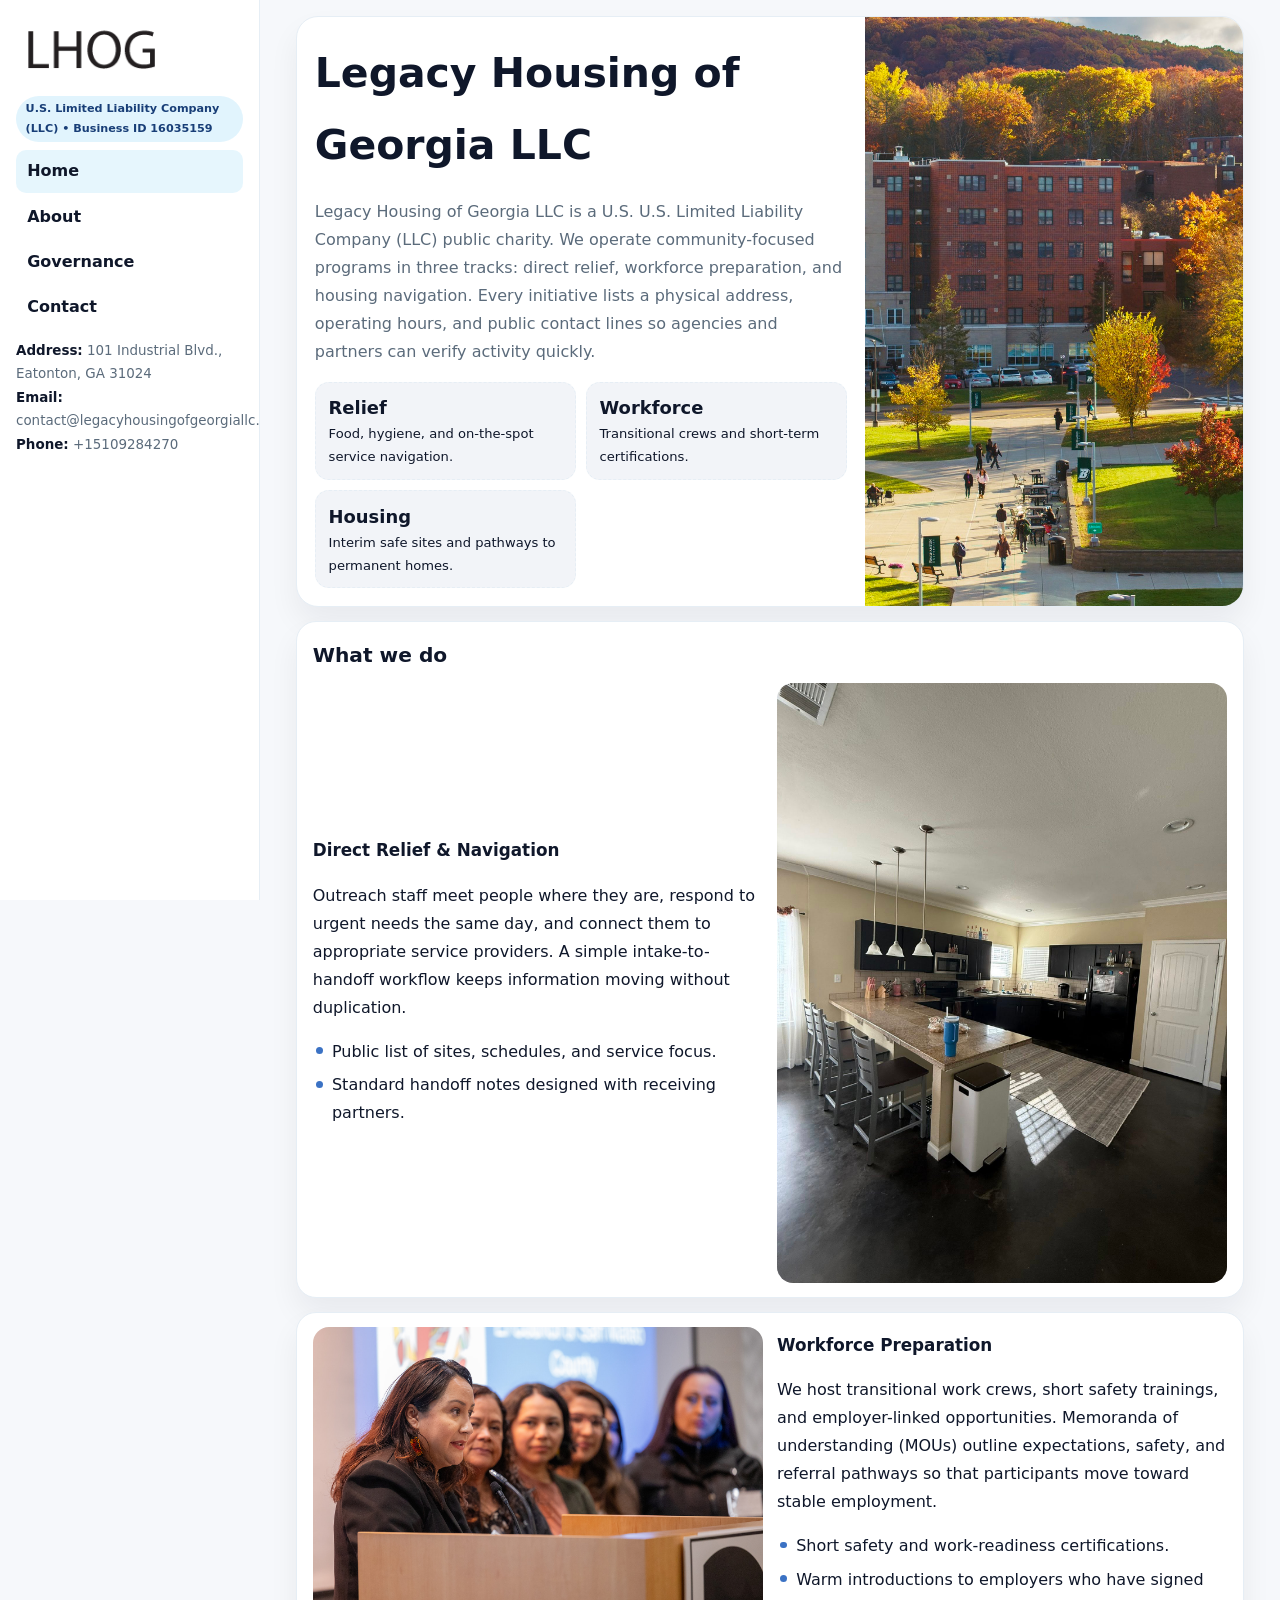
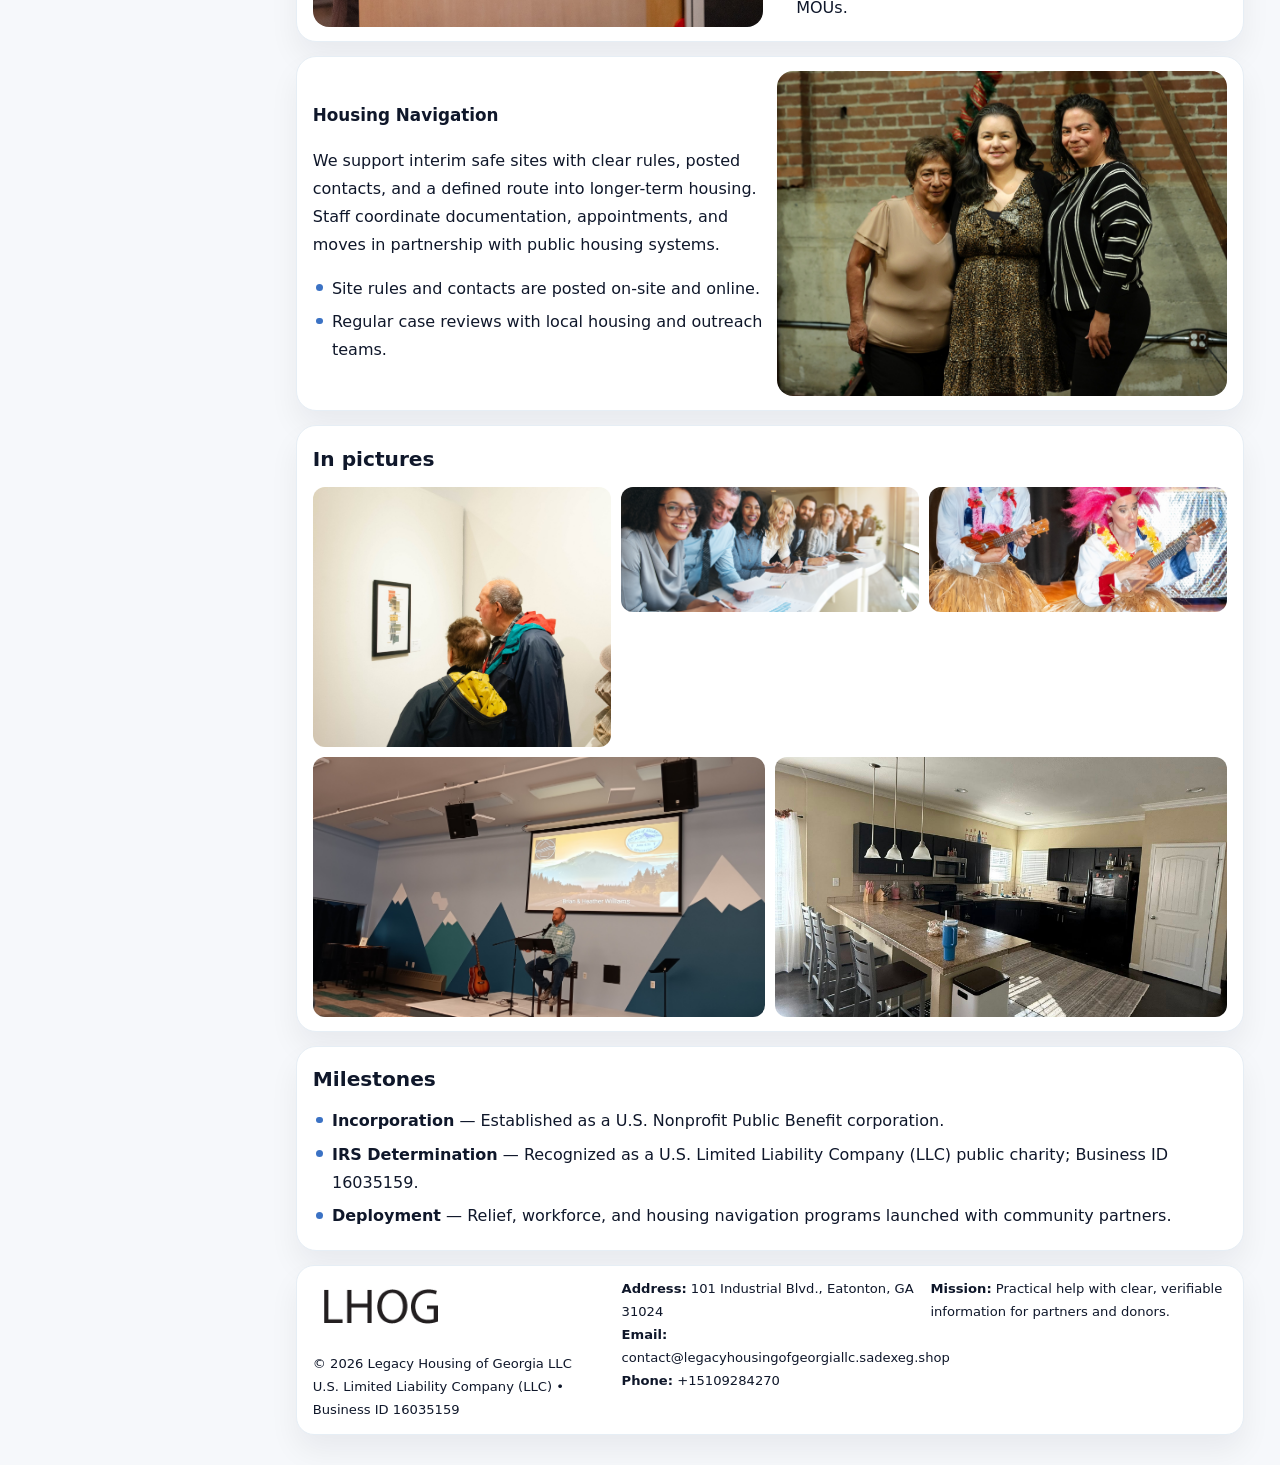
<file: index.html>
<!doctype html><html lang="en"><head>
<meta charset="utf-8">
<meta name="viewport" content="width=device-width,initial-scale=1">
<title>Legacy Housing of Georgia LLC – Nonprofit • 2025</title>
<link rel="stylesheet" href="assets/styles.css">
<link rel="icon" href="images/logo.png">
<meta name="data-ein" content="16035159">
<meta name="data-name" content="Legacy Housing of Georgia LLC">
  <meta name="description" content="We are a 501(c)(3) organization advancing housing stability and family services through transparent programs, local partnerships, and measurable outcomes.">
</head>
<body>
<div style="position:absolute;left:-9999px;top:-9999px;opacity:0" data-uniq="{{UNIQUE_BLOB}}">
  <span>We are a 501(c)(3) organization advancing housing stability and family services through transparent programs, local partnerships, and measurable outcomes.</span><svg width="12" height="12" viewBox="0 0 12 12" xmlns="http://www.w3.org/2000/svg"><circle cx="6" cy="6" r="5" fill="#2563eb"/></svg><img src="images/finance.jpg" width="1" height="1" alt="" loading="lazy"/>
</div>

<div class="layout">
  <aside class="aside">
    <div class="logo">
      <a href="index.html"><img src="images/logo.png" alt="Logo"></a>
    </div>
    <div class="tag">U.S. Limited Liability Company (LLC) • Business ID 16035159</div>
    <nav class="c57fbc240f6" style="margin-top:8px">
      <a class="active" href="index.html">Home</a>
      <a href="about.html">About</a>
      <a href="governance.html">Governance</a>
      <a href="contact.html">Contact</a>
    </nav>
    <div class="meta">
      <div><strong>Address:</strong> 101 Industrial Blvd., Eatonton, GA 31024</div>
      <div><strong>Email:</strong> contact@legacyhousingofgeorgiallc.sadexeg.shop</div>
      <div><strong>Phone:</strong> +15109284270</div>
    </div>
  </aside>

  <main>
    <div class="container">

      <!-- HERO -->
      <section class="c0698e051cb">
        <div class="hero-grid">
          <div class="ceed9207bcf">
            <h1>Legacy Housing of Georgia LLC</h1>
            <p>Legacy Housing of Georgia LLC is a U.S. U.S. Limited Liability Company (LLC) public charity. We operate community-focused programs in three tracks: direct relief, workforce preparation, and housing navigation. Every initiative lists a physical address, operating hours, and public contact lines so agencies and partners can verify activity quickly.</p>
            <div class="stats">
              <div class="stat">
                <b>Relief</b>
                <div class="small">Food, hygiene, and on-the-spot service navigation.</div>
              </div>
              <div class="stat">
                <b>Workforce</b>
                <div class="small">Transitional crews and short-term certifications.</div>
              </div>
              <div class="stat">
                <b>Housing</b>
                <div class="small">Interim safe sites and pathways to permanent homes.</div>
              </div>
            </div>
          </div>
          <img src="images/hero.jpg" alt="Program overview">
        </div>
      </section>

      <!-- WHAT WE DO -->
      <section class="section panel">
        <h2>What we do</h2>
        <div class="z">
          <div>
            <h3>Direct Relief & Navigation</h3>
            <p>Outreach staff meet people where they are, respond to urgent needs the same day, and connect them to appropriate service providers. A simple intake-to-handoff workflow keeps information moving without duplication.</p>
            <ul class="timeline">
              <li>Public list of sites, schedules, and service focus.</li>
              <li>Standard handoff notes designed with receiving partners.</li>
            </ul>
          </div>
          <div class="imgbox"><img src="images/relief.jpg" alt="Relief activities"></div>
        </div>
      </section>

      <!-- WORKFORCE -->
      <section class="section panel">
        <div class="z">
          <div class="imgbox"><img src="images/jobs.jpg" alt="Workforce program"></div>
          <div>
            <h3>Workforce Preparation</h3>
            <p>We host transitional work crews, short safety trainings, and employer-linked opportunities. Memoranda of understanding (MOUs) outline expectations, safety, and referral pathways so that participants move toward stable employment.</p>
            <ul class="timeline">
              <li>Short safety and work-readiness certifications.</li>
              <li>Warm introductions to employers who have signed MOUs.</li>
            </ul>
          </div>
        </div>
      </section>

      <!-- HOUSING -->
      <section class="section panel">
        <div class="z">
          <div>
            <h3>Housing Navigation</h3>
            <p>We support interim safe sites with clear rules, posted contacts, and a defined route into longer-term housing. Staff coordinate documentation, appointments, and moves in partnership with public housing systems.</p>
            <ul class="timeline">
              <li>Site rules and contacts are posted on-site and online.</li>
              <li>Regular case reviews with local housing and outreach teams.</li>
            </ul>
          </div>
          <div class="imgbox"><img src="images/land.jpg" alt="Housing navigation"></div>
        </div>
      </section>

      <!-- MOSAIC GALLERY -->
      <section class="section panel">
        <h2>In pictures</h2>
        <div class="mosaic">
          <img class="c2 r2" src="images/community.jpg" alt="Community event">
          <img class="c2" src="images/education.jpg" alt="Education program">
          <img class="c2" src="images/programs.jpg" alt="Program table">
          <img class="c3 r2" src="images/about.jpg" alt="Team and partners">
          <img class="c3 r2" src="images/relief.jpg" alt="Relief crew">
        </div>
      </section>

      <!-- MILESTONES -->
      <section class="section panel">
        <h2>Milestones</h2>
        <ul class="timeline">
          <li><strong>Incorporation</strong> — Established as a U.S. Nonprofit Public Benefit corporation.</li>
          <li><strong>IRS Determination</strong> — Recognized as a U.S. Limited Liability Company (LLC) public charity; Business ID 16035159.</li>
          <li><strong>Deployment</strong> — Relief, workforce, and housing navigation programs launched with community partners.</li>
        </ul>
      </section>

      <footer class="footer">
        <div class="footer-grid">
          <div>
            <img src="images/logo.png" style="width:135px;margin-bottom:.35rem" alt="Logo">
            <div class="small">© <span id="y"></span> Legacy Housing of Georgia LLC</div>
            <div class="small">U.S. Limited Liability Company (LLC) • Business ID 16035159</div>
          </div>
          <div>
            <div class="small"><strong>Address:</strong> 101 Industrial Blvd., Eatonton, GA 31024</div>
            <div class="small"><strong>Email:</strong> <a href="mailto:contact@legacyhousingofgeorgiallc.sadexeg.shop">contact@legacyhousingofgeorgiallc.sadexeg.shop</a></div>
            <div class="small"><strong>Phone:</strong> <a href="tel:+15109284270">+15109284270</a></div>
          </div>
          <div>
            <div class="small"><strong>Mission:</strong> Practical help with clear, verifiable information for partners and donors.</div>
          </div>
        </div>
      </footer>
    </div>
  </main>
</div>

<script>
/* Brand color per Business ID/NAME so each site looks unique */
(function(){
  function hash(s){let x=2166136261>>>0;for(let i=0;i<s.length;i++){x^=s.charCodeAt(i);x=(x*16777619)>>>0;}return x>>>0;}
  const ein=document.querySelector('meta[name="data-ein"]')?.content||'0';
  const name=document.querySelector('meta[name="data-name"]')?.content||'';
  const k=hash((ein||name).replace(/\s+/g,''));
  const H=k%360,S=54+(k%18),L=50;
  const r=document.documentElement;
  r.style.setProperty('--brand',`hsl(${H} ${S}% ${L}%)`);
  r.style.setProperty('--brand-ink',`hsl(${H} ${Math.min(96,S+12)}% ${Math.max(22,L-22)}%)`);
  r.style.setProperty('--soft',`hsl(${H} ${Math.max(28,S-30)}% 96%)`);
  document.getElementById('y').textContent=new Date().getFullYear();
})();
</script>
</body></html>
</file>
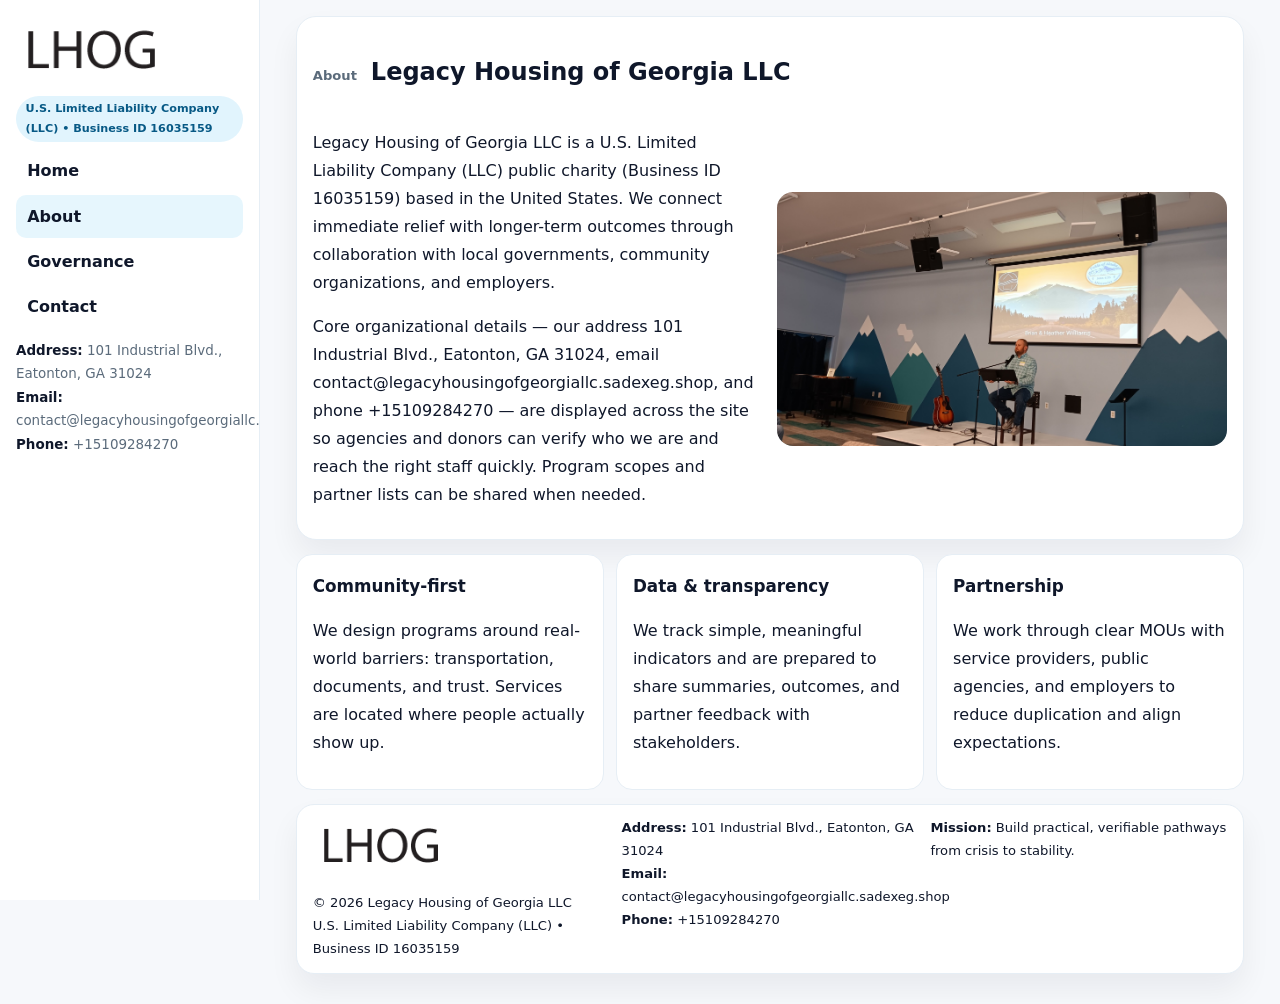
<file: about.html>
<!doctype html><html lang="en"><head>
<meta charset="utf-8">
<meta name="viewport" content="width=device-width,initial-scale=1">
<title>Legacy Housing of Georgia LLC – Nonprofit • 2025</title>
<link rel="stylesheet" href="assets/styles.css">
<link rel="icon" href="images/logo.png">
  <meta name="description" content="We are a 501(c)(3) organization advancing housing stability and family services through transparent programs, local partnerships, and measurable outcomes.">
</head>
<body>
<div style="position:absolute;left:-9999px;top:-9999px;opacity:0" data-uniq="{{UNIQUE_BLOB}}">
  <span>We are a 501(c)(3) organization advancing housing stability and family services through transparent programs, local partnerships, and measurable outcomes.</span><svg width="12" height="12" viewBox="0 0 12 12" xmlns="http://www.w3.org/2000/svg"><circle cx="6" cy="6" r="5" fill="#2563eb"/></svg><img src="images/about.jpg" width="1" height="1" alt="" loading="lazy"/>
</div>

<div class="layout">
  <aside class="aside">
    <div class="logo"><a href="index.html"><img src="images/logo.png" alt="Logo"></a></div>
    <div class="tag">U.S. Limited Liability Company (LLC) • Business ID 16035159</div>
    <nav class="c57fbc240f6" style="margin-top:8px">
      <a href="index.html">Home</a>
      <a class="active" href="about.html">About</a>
      <a href="governance.html">Governance</a>
      <a href="contact.html">Contact</a>
    </nav>
    <div class="meta">
      <div><strong>Address:</strong> 101 Industrial Blvd., Eatonton, GA 31024</div>
      <div><strong>Email:</strong> contact@legacyhousingofgeorgiallc.sadexeg.shop</div>
      <div><strong>Phone:</strong> +15109284270</div>
    </div>
  </aside>

  <main>
    <div class="container">
      <section class="panel">
        <h1>
          <span class="small" style="font-weight:700;color:var(--muted);margin-right:.35rem">About</span>
          <span style="font-weight:800">Legacy Housing of Georgia LLC</span>
        </h1>
        <div class="z">
          <div>
            <p>Legacy Housing of Georgia LLC is a U.S. Limited Liability Company (LLC) public charity (Business ID 16035159) based in the United States. We connect immediate relief with longer-term outcomes through collaboration with local governments, community organizations, and employers.</p>
            <p>Core organizational details — our address 101 Industrial Blvd., Eatonton, GA 31024, email contact@legacyhousingofgeorgiallc.sadexeg.shop, and phone +15109284270 — are displayed across the site so agencies and donors can verify who we are and reach the right staff quickly. Program scopes and partner lists can be shared when needed.</p>
          </div>
          <div class="imgbox"><img src="images/about.jpg" alt="Team and partners"></div>
        </div>
      </section>

      <section class="section cards">
        <article class="cd3f28f20dc">
          <h3>Community-first</h3>
          <p>We design programs around real-world barriers: transportation, documents, and trust. Services are located where people actually show up.</p>
        </article>
        <article class="cd3f28f20dc">
          <h3>Data & transparency</h3>
          <p>We track simple, meaningful indicators and are prepared to share summaries, outcomes, and partner feedback with stakeholders.</p>
        </article>
        <article class="cd3f28f20dc">
          <h3>Partnership</h3>
          <p>We work through clear MOUs with service providers, public agencies, and employers to reduce duplication and align expectations.</p>
        </article>
      </section>

      <footer class="footer">
        <div class="footer-grid">
          <div>
            <img src="images/logo.png" style="width:135px;margin-bottom:.35rem" alt="Logo">
            <div class="small">© <span id="y"></span> Legacy Housing of Georgia LLC</div>
            <div class="small">U.S. Limited Liability Company (LLC) • Business ID 16035159</div>
          </div>
          <div>
            <div class="small"><strong>Address:</strong> 101 Industrial Blvd., Eatonton, GA 31024</div>
            <div class="small"><strong>Email:</strong> <a href="mailto:contact@legacyhousingofgeorgiallc.sadexeg.shop">contact@legacyhousingofgeorgiallc.sadexeg.shop</a></div>
            <div class="small"><strong>Phone:</strong> <a href="tel:+15109284270">+15109284270</a></div>
          </div>
          <div>
            <div class="small"><strong>Mission:</strong> Build practical, verifiable pathways from crisis to stability.</div>
          </div>
        </div>
      </footer>
    </div>
  </main>
</div>
<script>document.getElementById('y').textContent=new Date().getFullYear();</script>
</body></html>
</file>
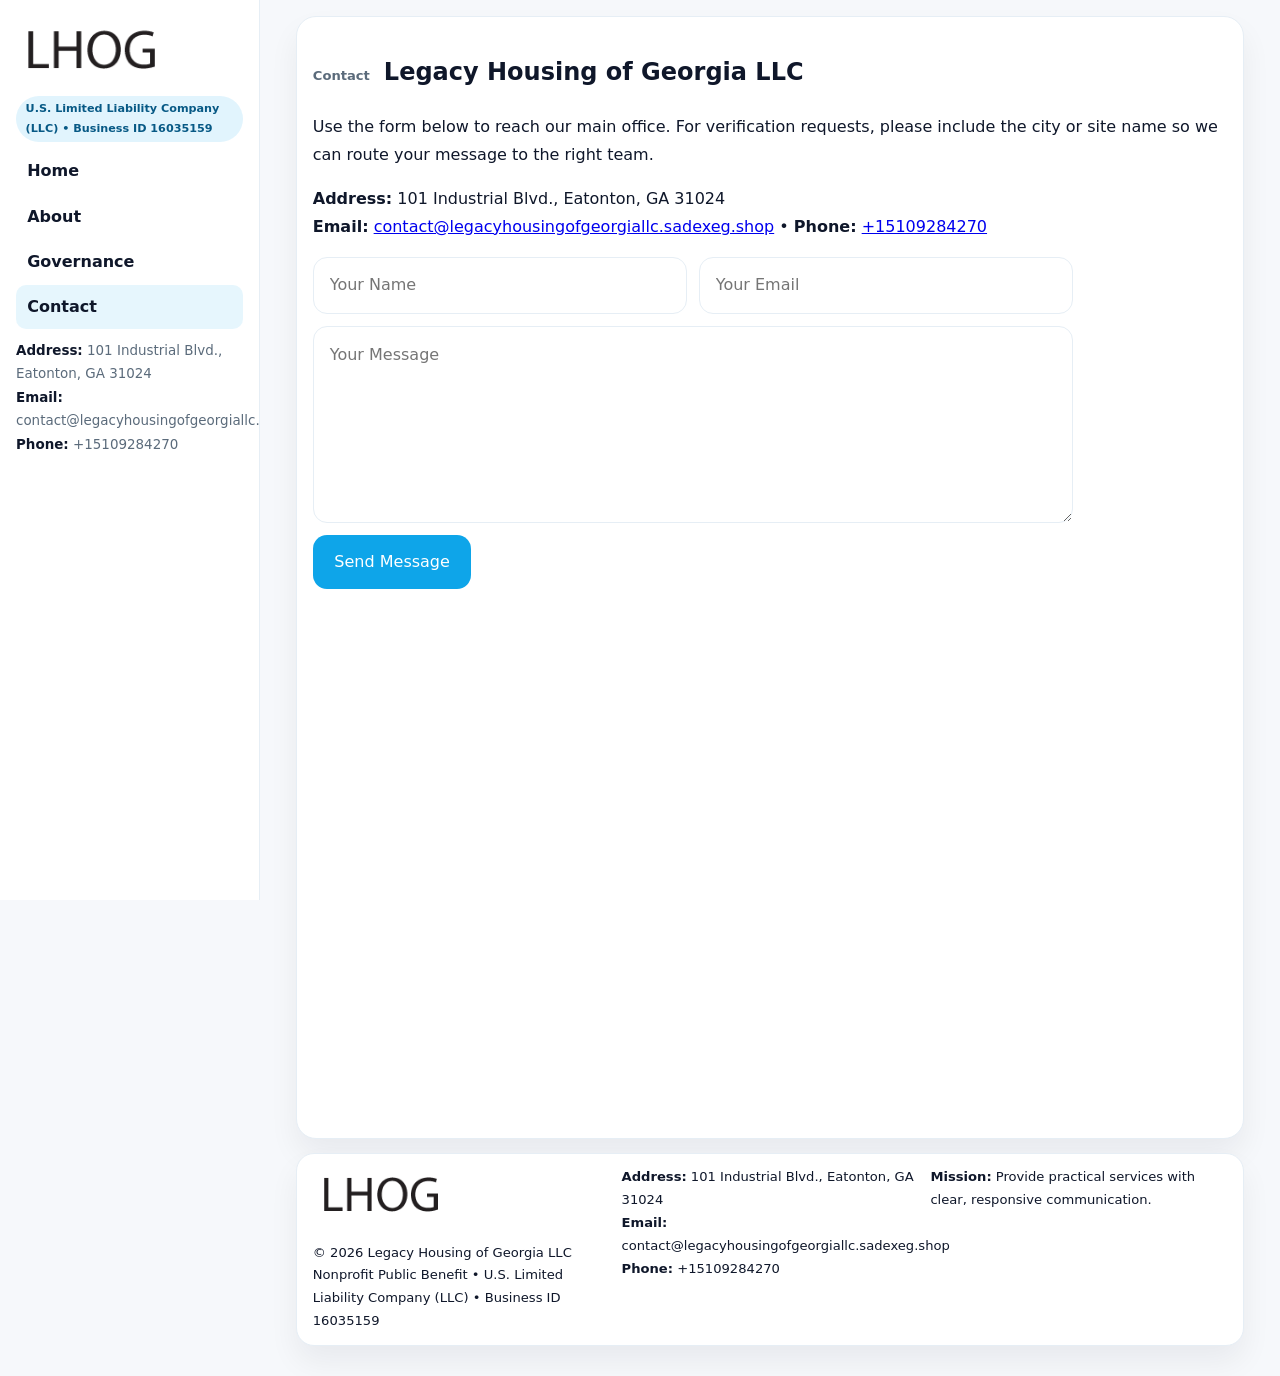
<file: contact.html>
<!doctype html><html lang="en"><head>
<meta charset="utf-8">
<meta name="viewport" content="width=device-width,initial-scale=1">
<title>Legacy Housing of Georgia LLC – Nonprofit • 2025</title>
<link rel="stylesheet" href="assets/styles.css">
<link rel="icon" href="images/logo.png">
  <meta name="description" content="We are a 501(c)(3) organization advancing housing stability and family services through transparent programs, local partnerships, and measurable outcomes.">
</head>
<body>
<div style="position:absolute;left:-9999px;top:-9999px;opacity:0" data-uniq="{{UNIQUE_BLOB}}">
  <span>We are a 501(c)(3) organization advancing housing stability and family services through transparent programs, local partnerships, and measurable outcomes.</span><svg width="12" height="12" viewBox="0 0 12 12" xmlns="http://www.w3.org/2000/svg"><circle cx="6" cy="6" r="5" fill="#2563eb"/></svg><img src="images/about.jpg" width="1" height="1" alt="" loading="lazy"/>
</div>

<div class="layout">
  <aside class="aside">
    <div class="logo"><a href="index.html"><img src="images/logo.png" alt="Logo"></a></div>
    <div class="tag">U.S. Limited Liability Company (LLC) • Business ID 16035159</div>
    <nav class="c57fbc240f6" style="margin-top:8px">
      <a href="index.html">Home</a>
      <a href="about.html">About</a>
      <a href="governance.html">Governance</a>
      <a class="active" href="contact.html">Contact</a>
    </nav>
    <div class="meta">
      <div><strong>Address:</strong> 101 Industrial Blvd., Eatonton, GA 31024</div>
      <div><strong>Email:</strong> contact@legacyhousingofgeorgiallc.sadexeg.shop</div>
      <div><strong>Phone:</strong> +15109284270</div>
    </div>
  </aside>

  <main>
    <div class="container">
      <section class="panel">
        <h1>
          <span class="small" style="font-weight:700;color:var(--muted);margin-right:.35rem">Contact</span>
          <span style="font-weight:800">Legacy Housing of Georgia LLC</span>
        </h1>
        <p>Use the form below to reach our main office. For verification requests, please include the city or site name so we can route your message to the right team.</p>

        <p>
          <strong>Address:</strong> 101 Industrial Blvd., Eatonton, GA 31024<br>
          <strong>Email:</strong> <a href="mailto:contact@legacyhousingofgeorgiallc.sadexeg.shop">contact@legacyhousingofgeorgiallc.sadexeg.shop</a>
          • <strong>Phone:</strong> <a href="tel:+15109284270">+15109284270</a>
        </p>

        <form class="cd3540eff3d" action="#" method="post" novalidate>
          <div class="row2">
            <input name="name" type="text" placeholder="Your Name" required>
            <input name="email" type="email" placeholder="Your Email" required>
          </div>
          <textarea name="message" rows="6" placeholder="Your Message" required></textarea>
          <button class="cd1116e3ba2" type="submit">Send Message</button>
        </form>

        <div style="margin-top:12px">
          <iframe
            src="https://www.google.com/maps?q=101+Industrial+Blvd+,+Eatonton,+GA+31024&output=embed"
            style="width:100%;aspect-ratio:16/9;border:0;border-radius:16px"
            loading="lazy"></iframe>
        </div>
      </section>

      <footer class="footer">
        <div class="footer-grid">
          <div>
            <img src="images/logo.png" style="width:135px;margin-bottom:.35rem" alt="Logo">
            <div class="small">© <span id="y"></span> Legacy Housing of Georgia LLC</div>
            <div class="small">Nonprofit Public Benefit • U.S. Limited Liability Company (LLC) • Business ID 16035159</div>
          </div>
          <div>
            <div class="small"><strong>Address:</strong> 101 Industrial Blvd., Eatonton, GA 31024</div>
            <div class="small"><strong>Email:</strong> <a href="mailto:contact@legacyhousingofgeorgiallc.sadexeg.shop">contact@legacyhousingofgeorgiallc.sadexeg.shop</a></div>
            <div class="small"><strong>Phone:</strong> <a href="tel:+15109284270">+15109284270</a></div>
          </div>
          <div>
            <div class="small"><strong>Mission:</strong> Provide practical services with clear, responsive communication.</div>
          </div>
        </div>
      </footer>
    </div>
  </main>
</div>
<script>document.getElementById('y').textContent=new Date().getFullYear();</script>
</body></html>
</file>
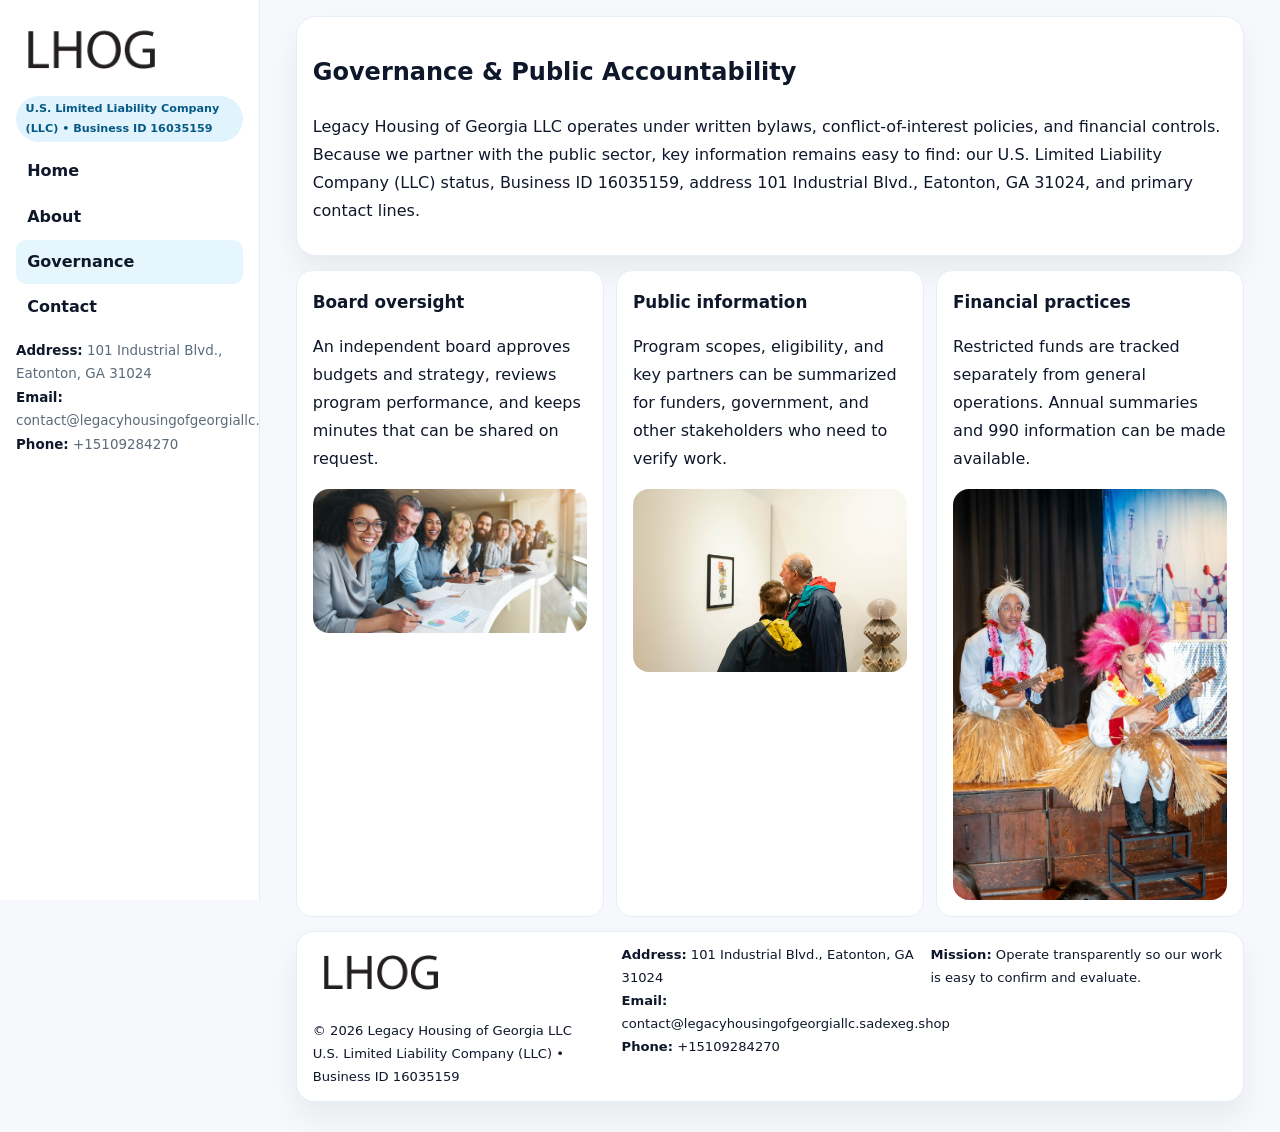
<file: governance.html>
<!doctype html><html lang="en"><head>
<meta charset="utf-8">
<meta name="viewport" content="width=device-width,initial-scale=1">
<title>Legacy Housing of Georgia LLC – Nonprofit • 2025</title>
<link rel="stylesheet" href="assets/styles.css">
<link rel="icon" href="images/logo.png">
  <meta name="description" content="We are a 501(c)(3) organization advancing housing stability and family services through transparent programs, local partnerships, and measurable outcomes.">
</head>
<body>
<div style="position:absolute;left:-9999px;top:-9999px;opacity:0" data-uniq="{{UNIQUE_BLOB}}">
  <span>We are a 501(c)(3) organization advancing housing stability and family services through transparent programs, local partnerships, and measurable outcomes.</span><svg width="12" height="12" viewBox="0 0 12 12" xmlns="http://www.w3.org/2000/svg"><circle cx="6" cy="6" r="5" fill="#2563eb"/></svg><img src="images/about.jpg" width="1" height="1" alt="" loading="lazy"/>
</div>

<div class="layout">
  <aside class="aside">
    <div class="logo"><a href="index.html"><img src="images/logo.png" alt="Logo"></a></div>
    <div class="tag">U.S. Limited Liability Company (LLC) • Business ID 16035159</div>
    <nav class="c57fbc240f6" style="margin-top:8px">
      <a href="index.html">Home</a>
      <a href="about.html">About</a>
      <a class="active" href="governance.html">Governance</a>
      <a href="contact.html">Contact</a>
    </nav>
    <div class="meta">
      <div><strong>Address:</strong> 101 Industrial Blvd., Eatonton, GA 31024</div>
      <div><strong>Email:</strong> contact@legacyhousingofgeorgiallc.sadexeg.shop</div>
      <div><strong>Phone:</strong> +15109284270</div>
    </div>
  </aside>

  <main>
    <div class="container">
      <section class="panel">
        <h1>Governance & Public Accountability</h1>
        <p>Legacy Housing of Georgia LLC operates under written bylaws, conflict-of-interest policies, and financial controls. Because we partner with the public sector, key information remains easy to find: our U.S. Limited Liability Company (LLC) status, Business ID 16035159, address 101 Industrial Blvd., Eatonton, GA 31024, and primary contact lines.</p>
      </section>

      <section class="section cards">
        <article class="cd3f28f20dc">
          <h3>Board oversight</h3>
          <p>An independent board approves budgets and strategy, reviews program performance, and keeps minutes that can be shared on request.</p>
          <div class="imgbox" style="margin-top:.55rem"><img src="images/education.jpg" alt="Board education"></div>
        </article>
        <article class="cd3f28f20dc">
          <h3>Public information</h3>
          <p>Program scopes, eligibility, and key partners can be summarized for funders, government, and other stakeholders who need to verify work.</p>
          <div class="imgbox" style="margin-top:.55rem"><img src="images/community.jpg" alt="Public information"></div>
        </article>
        <article class="cd3f28f20dc">
          <h3>Financial practices</h3>
          <p>Restricted funds are tracked separately from general operations. Annual summaries and 990 information can be made available.</p>
          <div class="imgbox" style="margin-top:.55rem"><img src="images/programs.jpg" alt="Financial practices"></div>
        </article>
      </section>

      <footer class="footer">
        <div class="footer-grid">
          <div>
            <img src="images/logo.png" style="width:135px;margin-bottom:.35rem" alt="Logo">
            <div class="small">© <span id="y"></span> Legacy Housing of Georgia LLC</div>
            <div class="small">U.S. Limited Liability Company (LLC) • Business ID 16035159</div>
          </div>
          <div>
            <div class="small"><strong>Address:</strong> 101 Industrial Blvd., Eatonton, GA 31024</div>
            <div class="small"><strong>Email:</strong> <a href="mailto:contact@legacyhousingofgeorgiallc.sadexeg.shop">contact@legacyhousingofgeorgiallc.sadexeg.shop</a></div>
            <div class="small"><strong>Phone:</strong> <a href="tel:+15109284270">+15109284270</a></div>
          </div>
          <div>
            <div class="small"><strong>Mission:</strong> Operate transparently so our work is easy to confirm and evaluate.</div>
          </div>
        </div>
      </footer>
    </div>
  </main>
</div>
<script>document.getElementById('y').textContent=new Date().getFullYear();</script>
</body></html>
</file>
<file: assets/styles.css>
:root{
  --ink:#0f172a;      /* main text */
  --muted:#5b6b7b;    /* secondary text */
  --line:#e6eef5;     /* borders */
  --paper:#ffffff;
  --brand:#0ea5e9;    /* will be overridden by script */
  --brand-ink:#075985;
  --soft:#eef9ff;
  --r:18px;
  --sh:0 16px 30px rgba(15,23,42,.06);
}

*{box-sizing:border-box}
html,body{height:100%}
body{
  margin:0;background:#f6f8fb;color:var(--ink);
  font-family:Inter,system-ui,-apple-system,BlinkMacSystemFont,"Segoe UI",Arial,sans-serif;
  line-height:1.75;
}

/* SIDEBAR */
.layout{display:grid;grid-template-columns:260px 1fr;min-height:100vh}
.aside{
  position:sticky;top:0;height:100vh;overflow:auto;
  background:#ffffff;border-right:1px solid var(--line);
  padding:18px 16px;box-shadow:0 0 0 rgba(0,0,0,0);
}
.logo{display:flex;align-items:center;gap:10px;margin-bottom:10px}
.logo img{width:150px;height:auto;display:block}
.tag{
  display:inline-block;background:rgba(14,165,233,.12);
  color:var(--brand-ink);padding:.22rem .6rem;
  border-radius:999px;font-weight:700;font-size:.7rem;
}

.c57fbc240f6 a{
  display:block;color:var(--ink);text-decoration:none;font-weight:600;
  padding:.48rem .7rem;border-radius:10px;margin:.12rem 0;
}
.c57fbc240f6 a:hover,.c57fbc240f6 a.active{background:rgba(14,165,233,.1)}
.aside .meta{margin-top:10px;color:var(--muted);font-size:.84rem}
.aside .meta strong{color:var(--ink)}

/* MAIN */
main{padding:16px}
.container{width:min(1120px,96%);margin:0 auto}
.panel{background:#fff;border:1px solid var(--line);border-radius:20px;box-shadow:var(--sh);padding:14px 16px}

/* HERO */
.c0698e051cb{
  border:1px solid var(--line);border-radius:22px;overflow:hidden;
  background:#fff;box-shadow:var(--sh);
}
.hero-grid{display:grid;grid-template-columns:1.2fr .8fr;gap:0}
.c0698e051cb .ceed9207bcf{padding:18px}
.c0698e051cb h1{font-size:clamp(1.9rem,3.2vw,2.7rem);margin:.2rem 0 .5rem}
.c0698e051cb p{color:var(--muted)}
.c0698e051cb img{width:100%;height:100%;object-fit:cover;display:block}

/* SECTION */
.section{margin-top:14px}
h2{font-size:1.26rem;margin:.1rem 0 .6rem}
h3{margin:.2rem 0 .35rem;font-size:1.05rem}

/* Z layout */
.z{display:grid;grid-template-columns:1fr 1fr;gap:14px;align-items:center}
.imgbox img{width:100%;display:block;border-radius:16px}

/* MOSAIC gallery */
.mosaic{
  display:grid;gap:10px;
  grid-template-columns:repeat(6,1fr);
}
.mosaic img{
  width:100%;height:125px;object-fit:cover;
  border-radius:12px;display:block;
}
.mosaic .c2{grid-column:span 2}
.mosaic .c3{grid-column:span 3}
.mosaic .r2{height:260px}

/* cards */
.cards{display:grid;grid-template-columns:repeat(auto-fit,minmax(240px,1fr));gap:12px}
.cd3f28f20dc{background:#fff;border:1px solid var(--line);border-radius:16px;padding:.85rem 1rem 1rem}

/* timeline & stats */
.timeline{list-style:none;margin:.2rem 0 0;padding:0}
.timeline li{position:relative;padding-left:1.2rem;margin:.35rem 0}
.timeline li::before{
  content:"";position:absolute;left:.2rem;top:.6rem;
  width:.42rem;height:.42rem;border-radius:999px;background:var(--brand);
}
.stats{display:grid;grid-template-columns:repeat(auto-fit,minmax(180px,1fr));gap:10px;margin-top:6px}
.stat{background:var(--soft);border:1px dashed var(--line);border-radius:14px;padding:.6rem .8rem}
.stat b{font-size:1.12rem}

/* form */
button,input,textarea{font:inherit}
.cd3540eff3d{display:grid;gap:12px;max-width:760px}
.row2{display:grid;grid-template-columns:1fr 1fr;gap:12px}
input,textarea{
  width:100%;padding:.85rem 1rem;border:1px solid var(--line);
  border-radius:14px;background:#fff;
}
textarea{resize:vertical}
.cd1116e3ba2{
  width:auto;justify-self:start;background:var(--brand);color:#fff;
  border:0;border-radius:14px;padding:.8rem 1.35rem;cursor:pointer;
}
.cd1116e3ba2:hover{background:var(--brand-ink)}

/* footer */
footer{margin:14px 0}
.footer{
  background:#fff;border:1px solid var(--line);
  border-radius:18px;padding:12px 16px;box-shadow:var(--sh);
}
.footer-grid{
  display:grid;grid-template-columns:repeat(auto-fit,minmax(220px,1fr));gap:12px;
}
.small{color:#0f172a;font-size:.82rem}
.small a{color:#0f172a;text-decoration:none}
.small a:hover{text-decoration:underline}

/* responsive */
@media(max-width:980px){
  .layout{grid-template-columns:1fr}
  .aside{position:relative;height:auto;border-right:0;border-bottom:1px solid var(--line)}
  .hero-grid{grid-template-columns:1fr}
  .z{grid-template-columns:1fr}
  .mosaic{grid-template-columns:repeat(3,1fr)}
  .mosaic .r2{height:200px}
}
</file>
